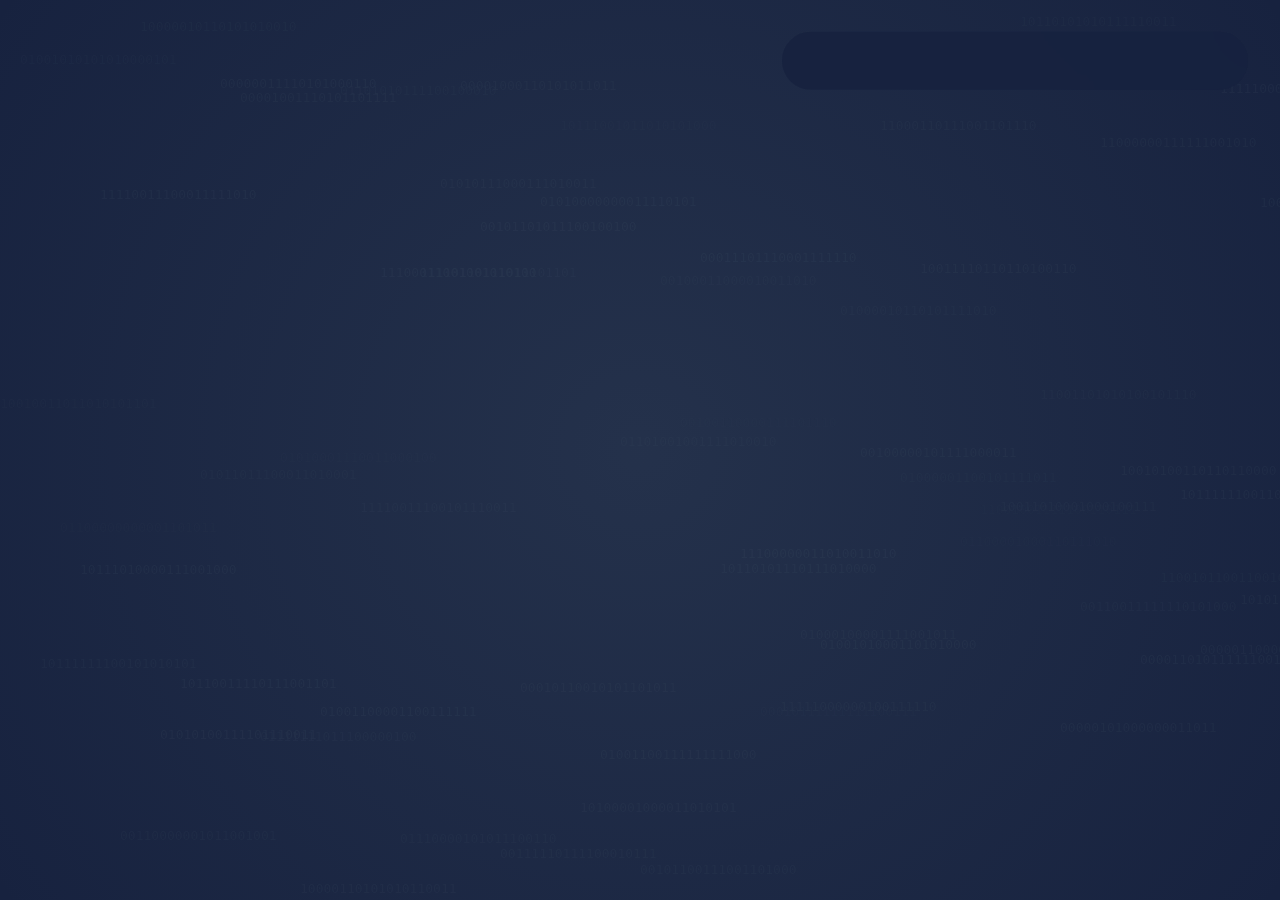
<file: index.html>
<html>
  <head>
    <meta charset="UTF-8" />
    <meta name="viewport" content="width=device-width, initial-scale=1.0" />
    <title>Khalid Hussein | Software Engineer</title>
    <link
      rel="apple-touch-icon"
      sizes="180x180"
      href="/web/static/icons/apple-touch-icon.png"
    />
    <link
      rel="icon"
      type="image/png"
      sizes="32x32"
      href="/web/static/icons/favicon-32x32.png"
    />
    <link
      rel="icon"
      type="image/png"
      sizes="16x16"
      href="/web/static/icons/favicon-16x16.png"
    />
    <link rel="manifest" href="/web/static/icons/site.webmanifest" />
    <style>
      :root {
        --bg-color: #17223f;
        --text-color: #e5dfc7;
        --accent-color: #6f8890;
        --secondary-accent: #4b6474;
        --neutral-color: #758b93;
        --dark-accent: #1f3a4b;
      }

      * {
        margin: 0;
        padding: 0;
        box-sizing: border-box;
      }

      body {
        font-family: "Roboto", sans-serif;
        background-color: var(--bg-color);
        color: var(--text-color);
        line-height: 1.6;
        overflow-x: hidden;
      }

      .container {
        max-width: 1200px;
        margin: 0 auto;
        padding: 40px 20px;
      }

      .hero {
        height: 100vh;
        display: flex;
        align-items: center;
        justify-content: center;
        position: relative;
        overflow: hidden;
        perspective: 1000px;
      }

      .hero-content {
        text-align: center;
        z-index: 2;
        transform-style: preserve-3d;
        animation: float 6s ease-in-out infinite;
      }

      .hero h1 {
        font-size: 4rem;
        margin-bottom: 1rem;
        background: linear-gradient(
          45deg,
          var(--text-color),
          var(--accent-color)
        );
        -webkit-background-clip: text;
        -webkit-text-fill-color: transparent;
        opacity: 0;
        animation: fadeIn 1s forwards 0.5s;
      }

      @keyframes fadeIn {
        to {
          opacity: 1;
        }
      }

      .hero-subtitle {
        font-size: 1.5rem;
        color: var(--neutral-color);
        margin-bottom: 2rem;
        font-style: italic;
        opacity: 0;
        animation: fadeIn 1s forwards 1s;
      }

      .projects-section {
        padding: 100px 0;
        background-color: var(--dark-accent);
      }

      .projects-grid {
        display: grid;
        grid-template-columns: repeat(auto-fit, minmax(300px, 1fr));
        gap: 2rem;
        margin-top: 3rem;
      }

      .code-background {
        position: absolute;
        top: 0;
        left: 0;
        width: 100%;
        height: 100%;
        opacity: 0.1;
        font-family: monospace;
        overflow: hidden;
        z-index: 1;
      }

      .nav-menu {
        position: fixed;
        top: 2rem;
        right: 2rem;
        z-index: 100;
        background: rgba(23, 34, 63, 0.9);
        padding: 1rem 2rem;
        border-radius: 50px;
        backdrop-filter: blur(10px);
        transform-style: preserve-3d;
        transition: transform 0.6s cubic-bezier(0.4, 0, 0.2, 1);
      }

      .nav-menu a {
        color: var(--text-color);
        text-decoration: none;
        margin-left: 2rem;
        transition: color 0.3s ease;
        font-weight: 500;
        position: relative;
        opacity: 0;
        animation: fadeIn 1s forwards 1.5s;
      }

      .nav-menu a::after {
        content: "";
        position: absolute;
        bottom: -5px;
        left: 0;
        width: 0;
        height: 2px;
        background: var(--accent-color);
        transition: width 0.3s cubic-bezier(0.4, 0, 0.2, 1);
      }

      .nav-menu a:hover::after {
        width: 100%;
      }

      .nav-menu a:hover {
        color: var(--accent-color);
      }

      .button-container {
        display: flex;
        gap: 1rem;
        justify-content: center;
        margin-top: 2rem;
      }

      .button {
        padding: 0.8rem 2rem;
        border-radius: 50px;
        text-decoration: none;
        font-weight: 500;
        position: relative;
        overflow: hidden;
        transition: all 0.3s ease;
        background: var(--accent-color);
        color: var(--bg-color);
        opacity: 0;
        animation: fadeIn 1s forwards 2s;
      }

      .button::before {
        content: "";
        position: absolute;
        top: 0;
        left: -100%;
        width: 100%;
        height: 100%;
        background: linear-gradient(
          120deg,
          transparent,
          rgba(255, 255, 255, 0.2),
          transparent
        );
        transition: 0.5s;
      }

      .button:hover::before {
        left: 100%;
      }

      @keyframes float {
        0%,
        100% {
          transform: translateY(0);
        }
        50% {
          transform: translateY(-20px);
        }
      }

      @media (max-width: 768px) {
        .hero h1 {
          font-size: 2.5rem;
        }

        .hero-subtitle {
          font-size: 1.2rem;
        }

        .nav-menu {
          padding: 0.8rem;
        }

        .nav-menu a {
          margin-left: 1rem;
          font-size: 0.9rem;
        }
      }

      /* Custom Background Animation */
      @keyframes c4dAnimation {
        0% {
          transform: translate(0, 0) scale(1);
        }
        50% {
          transform: translate(30px, -20px) scale(1.05);
        }
        100% {
          transform: translate(0, 0) scale(1);
        }
      }

      .animated-background {
        position: absolute;
        top: 0;
        left: 0;
        width: 100%;
        height: 100%;
        animation: c4dAnimation 15s ease-in-out infinite;
        background: radial-gradient(
          circle,
          rgba(111, 136, 144, 0.5),
          transparent
        );
        opacity: 0.3;
        z-index: 0;
      }
    </style>
    <link
      rel="stylesheet"
      href="https://cdnjs.cloudflare.com/ajax/libs/font-awesome/6.1.1/css/all.min.css"
    />
  </head>
  <body>
    <nav class="nav-menu">
      <a href="./web/templates/about.page.html">About</a>
      <a href="./web/templates/projects.page.html">Projects</a>
      <a href="./web/templates/blog.page.html">Blog</a>
      <a href="./web/templates/skills.page.html">Skills</a>
      <a href="./web/templates/contact.page.html">Contact</a>
    </nav>

    <section class="hero">
      <div class="animated-background"></div>
      <div class="code-background"></div>
      <div class="hero-content">
        <h1>Khalid Hussein</h1>
        <p class="hero-subtitle">Software Engineer</p>
        <div class="button-container">
          <a
            href="./web/templates/about.page.html"
            class="button button-primary"
            >Learn More</a
          >
          <a
            href="./web/templates/contact.page.html"
            class="button button-secondary"
            >Get in Touch</a
          >
        </div>
      </div>
    </section>

    <script src="https://cdnjs.cloudflare.com/ajax/libs/gsap/3.9.1/gsap.min.js"></script>
    <script>
      const codeChars = "01";
      const codeBackground = document.querySelector(".code-background");

      function generateCodeRain() {
        const columns = Math.floor(window.innerWidth / 20);
        for (let i = 0; i < columns; i++) {
          const column = document.createElement("div");
          column.style.position = "absolute";
          column.style.left = i * 20 + "px";
          column.style.top = Math.random() * 100 + "%";
          column.style.color = "var(--accent-color)";
          codeBackground.appendChild(column);

          animateColumn(column);
        }
      }

      function animateColumn(column) {
        let text = "";
        for (let i = 0; i < 20; i++) {
          text += codeChars[Math.floor(Math.random() * codeChars.length)];
        }
        column.textContent = text;

        gsap.to(column, {
          duration: Math.random() * 2 + 1,
          y: "+=100%",
          ease: "none",
          repeat: -1,
          opacity: 0,
          onRepeat: () => {
            column.style.top = "-100%";
            column.style.opacity = 1;
          },
        });
      }

      generateCodeRain();

      gsap.from(".hero-content", {
        duration: 1.5,
        y: 50,
        opacity: 0,
        ease: "power3.out",
      });

      gsap.from(".nav-menu", {
        duration: 1,
        y: -50,
        opacity: 0,
        ease: "power2.out",
      });

      // Smooth Nav Menu Hover Effect
      const navLinks = document.querySelectorAll(".nav-menu a");
      navLinks.forEach((link) => {
        link.addEventListener("mouseenter", (e) => {
          gsap.to(e.target, {
            duration: 0.3,
            y: -3,
            scale: 1.1,
            ease: "power2.out",
          });
        });

        link.addEventListener("mouseleave", (e) => {
          gsap.to(e.target, {
            duration: 0.3,
            y: 0,
            scale: 1,
            ease: "power2.in",
          });
        });
      });

      // Smooth Page Transitions
      const links = document.querySelectorAll("a");
      links.forEach((link) => {
        link.addEventListener("click", (e) => {
          e.preventDefault();
          const href = link.getAttribute("href");

          gsap.to(".container", {
            duration: 0.5,
            opacity: 0,
            y: -50,
            ease: "power2.inOut",
            onComplete: () => {
              window.location.href = href;
            },
          });
        });
      });
    </script>
  </body>
</html>
</file>
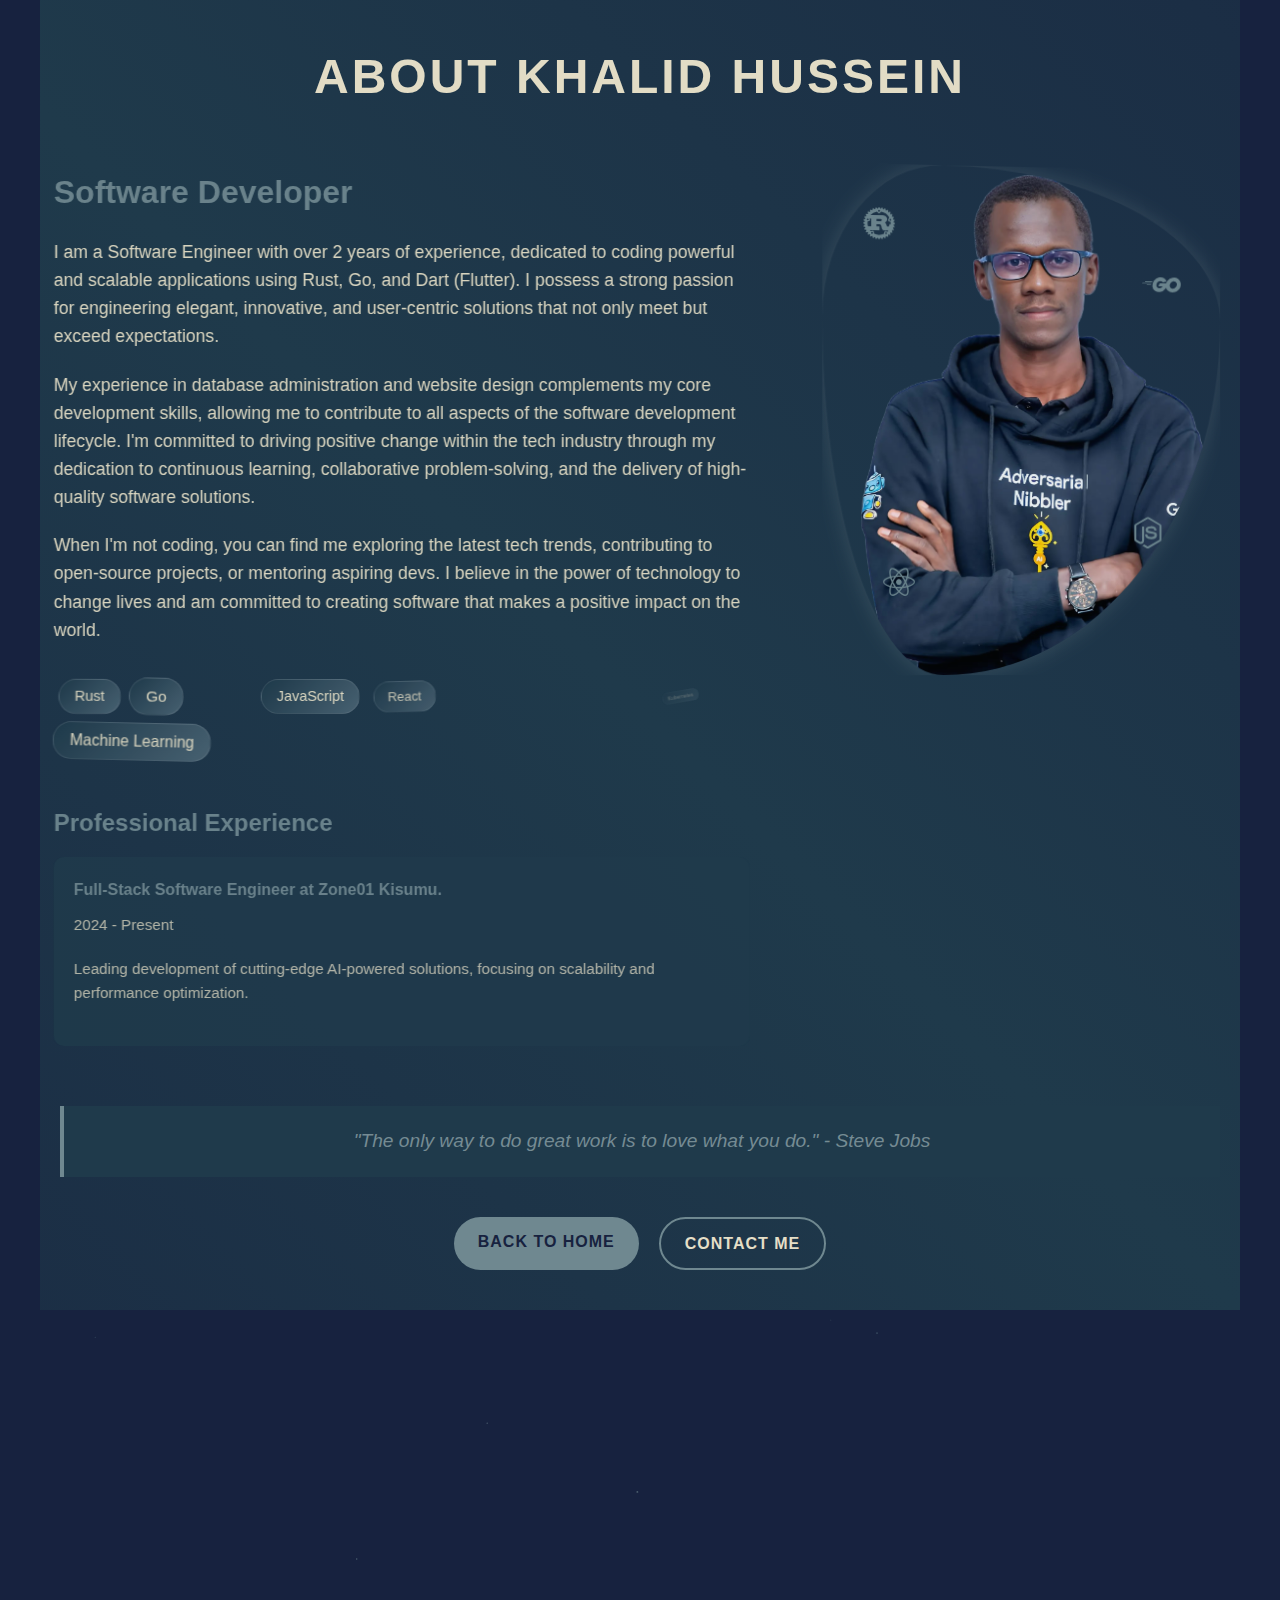
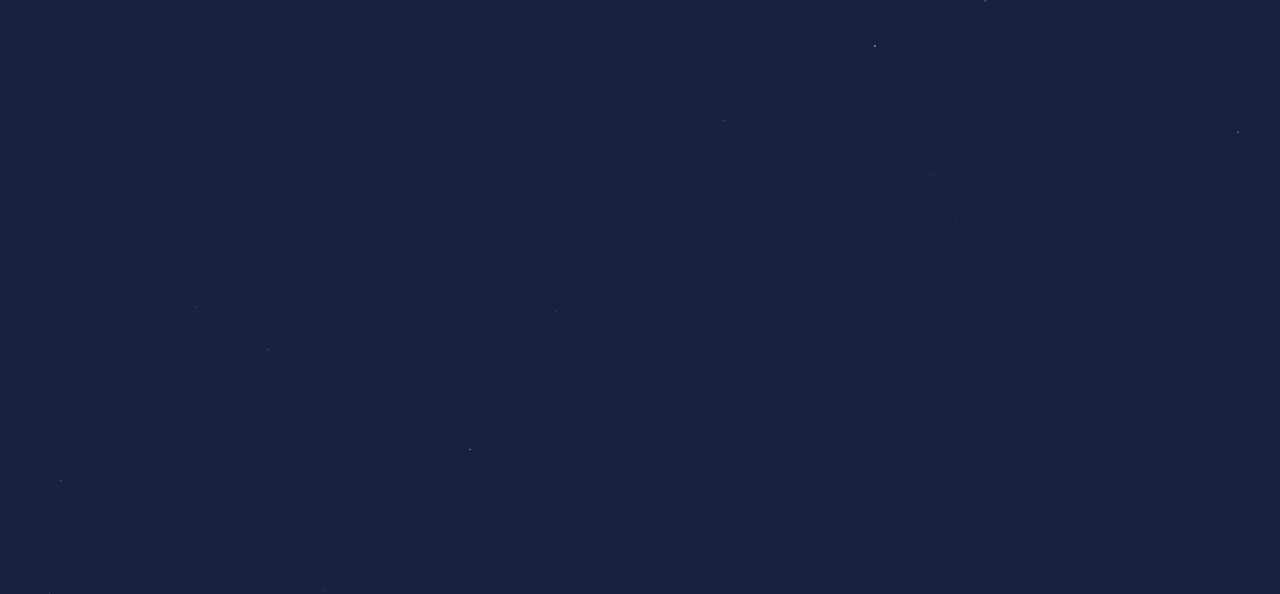
<file: web/templates/about.page.html>
<html>
  <head>
    <meta charset="UTF-8" />
    <meta name="viewport" content="width=device-width, initial-scale=1.0" />
    <title>About Kherld</title>
    <link rel="stylesheet" href="../static/css/about.css" />
    <link
      rel="apple-touch-icon"
      sizes="180x180"
      href="../static/icons/apple-touch-icon.png"
    />
    <link
      rel="icon"
      type="image/png"
      sizes="32x32"
      href="../static/icons/favicon-32x32.png"
    />
    <link
      rel="icon"
      type="image/png"
      sizes="16x16"
      href="../static/icons/favicon-16x16.png"
    />
    <link rel="manifest" href="../static/icons/site.webmanifest" />
    <link
      rel="stylesheet"
      href="https://cdnjs.cloudflare.com/ajax/libs/font-awesome/6.1.1/css/all.min.css"
    />
  </head>
  <body>
    <div class="container">
      <header>
        <h1>About Khalid Hussein</h1>
      </header>
      <div class="about-content">
        <div class="about-text">
          <h2>Software Developer</h2>
          <p>
            I am a Software Engineer with over 2 years of experience, dedicated
            to coding powerful and scalable applications using Rust, Go, and
            Dart (Flutter). I possess a strong passion for engineering elegant,
            innovative, and user-centric solutions that not only meet but exceed
            expectations.
          </p>
          <p>
            My experience in database administration and website design
            complements my core development skills, allowing me to contribute to
            all aspects of the software development lifecycle. I'm committed to
            driving positive change within the tech industry through my
            dedication to continuous learning, collaborative problem-solving,
            and the delivery of high-quality software solutions.
          </p>
          <p>
            When I'm not coding, you can find me exploring the latest tech
            trends, contributing to open-source projects, or mentoring aspiring
            devs. I believe in the power of technology to change lives and am
            committed to creating software that makes a positive impact on the
            world.
          </p>
          <div class="skills">
            <span class="skill-tag">Rust</span>
            <span class="skill-tag">Go</span>
            <span class="skill-tag">Dart</span>
            <span class="skill-tag">JavaScript</span>
            <span class="skill-tag">React</span>
            <span class="skill-tag">Node.js</span>
            <span class="skill-tag">Docker</span>
            <span class="skill-tag">Kubernetes</span>
            <span class="skill-tag">Machine Learning</span>
            <span class="skill-tag">Blockchain</span>
          </div>
          <div class="experience">
            <h3>Professional Experience</h3>
            <div class="company">
              <h4>Full-Stack Software Engineer at Zone01 Kisumu.</h4>
              <p>2024 - Present</p>
              <p>
                Leading development of cutting-edge AI-powered solutions,
                focusing on scalability and performance optimization.
              </p>
            </div>
            <!-- <div class="company">
              <h4>Full Stack Developer at InnovateSoft</h4>
              <p>2018 - 2021</p>
              <p>
                Developed and maintained large-scale web applications using
                React, Node.js, and GraphQL.
              </p>
            </div>
            <div class="company">
              <h4>Software Engineer at StartupX</h4>
              <p>2015 - 2018</p>
              <p>
                Worked on mobile app development using Flutter and contributed
                to backend services in Go.
              </p>
            </div> -->
          </div>
        </div>
        <div class="about-image">
          <div class="profile-img-container">
            <img
              src="../static/img/k_nerd.png"
              alt="Kherld Hussein profile picture"
              class="profile-img"
              width="400"
              height="500"
            />
          </div>
          <i class="fab fa-rust tech-icon" style="top: 10%; left: 10%"></i>
          <i class="fab fa-golang tech-icon" style="top: 20%; right: 10%"></i>
          <i class="fab fa-react tech-icon" style="bottom: 15%; left: 15%"></i>
          <i
            class="fab fa-node-js tech-icon"
            style="bottom: 25%; right: 15%"
          ></i>
        </div>
      </div>
      <div class="quote">
        "The only way to do great work is to love what you do." - Steve Jobs
      </div>
      <div class="button-container">
        <a href="/" class="button button-primary">Back to Home</a>
        <a href="/contact" class="button button-secondary"
          >Contact Me</a
        >
      </div>
    </div>

    <script src="https://cdnjs.cloudflare.com/ajax/libs/gsap/3.9.1/gsap.min.js"></script>
    <script src="../static/js/about.js"></script>
  </body>
</html>
</file>
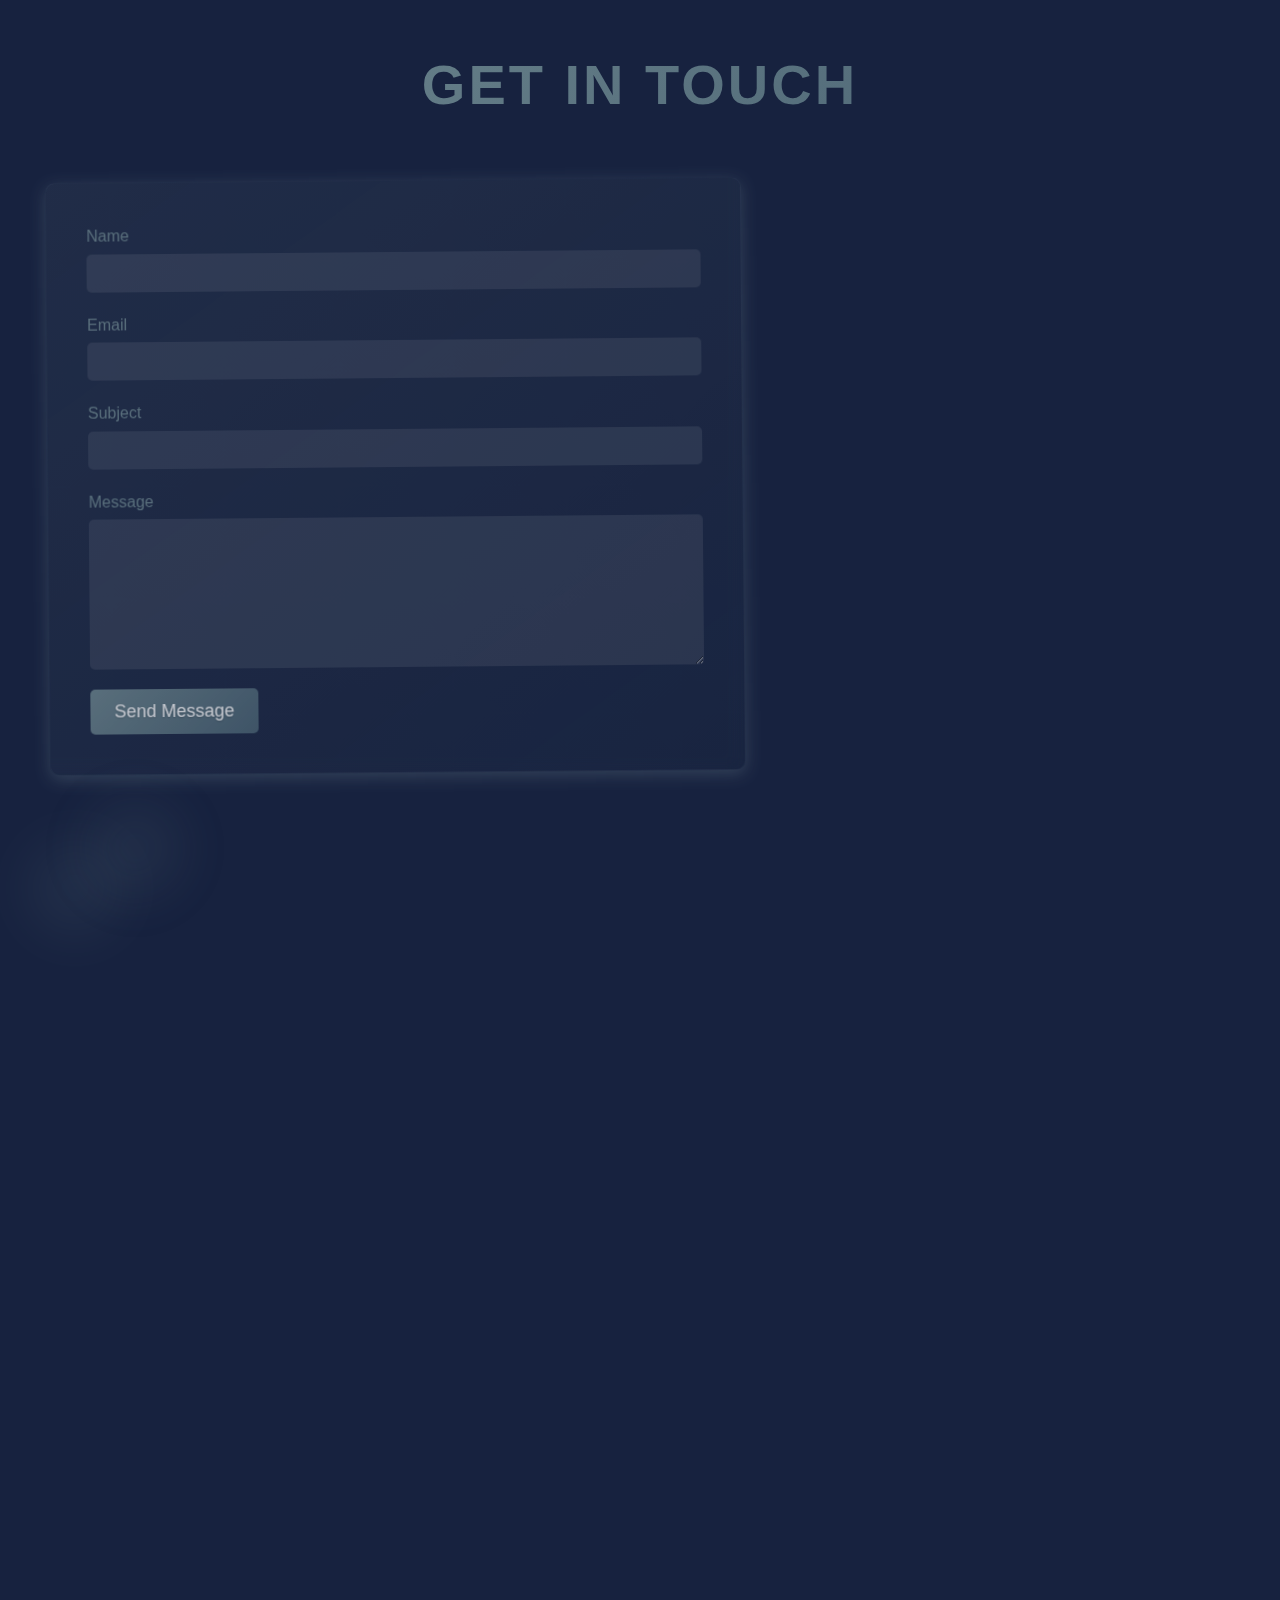
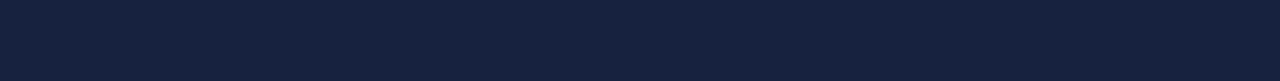
<file: web/templates/contact.page.html>
<html>
  <head>
    <meta charset="UTF-8" />
    <meta name="viewport" content="width=device-width, initial-scale=1.0" />
    <title>Contact Us | Khalid Hussein</title>
    <link rel="stylesheet" href="../static/css/contact.css" />
    <link
      rel="apple-touch-icon"
      sizes="180x180"
      href="../static/icons/apple-touch-icon.png"
    />
    <link
      rel="icon"
      type="image/png"
      sizes="32x32"
      href="../static/icons/favicon-32x32.png"
    />
    <link
      rel="icon"
      type="image/png"
      sizes="16x16"
      href="../static/icons/favicon-16x16.png"
    />
    <link rel="manifest" href="../static/icons/site.webmanifest" />
    <link
      rel="stylesheet"
      href="https://cdnjs.cloudflare.com/ajax/libs/font-awesome/6.1.1/css/all.min.css"
    />
  </head>
  <body>
    <div class="container">
      <header>
        <h1>Get in Touch</h1>
      </header>
      <div class="contact-wrapper">
        <div class="contact-form">
          <form
            action="https://api.web3forms.com/submit"
            method="POST"
            id="contact-form"
          >
            <input
              type="hidden"
              name="access_key"
              value="3c590354-fcd0-44c6-84af-c0ebef1dd3c5"
            />
            <div class="form-group">
              <label for="name">Name</label>
              <input type="text" id="name" name="name" required />
            </div>
            <div class="form-group">
              <label for="email">Email</label>
              <input type="email" id="email" name="email" required />
            </div>
            <div class="form-group">
              <label for="subject">Subject</label>
              <input type="text" id="subject" name="subject" required />
            </div>
            <div class="form-group">
              <label for="message">Message</label>
              <textarea id="message" name="message" required></textarea>
            </div>
            <button type="submit">Send Message</button>
          </form>
        </div>
        <div class="contact-info">
          <div class="contact-method">
            <i class="fas fa-envelope contact-icon"></i>
            <p>kherld.hussein@gmail.com</p>
          </div>
          <div class="contact-method">
            <i class="fas fa-phone-alt contact-icon"></i>
            <p>+254 (792) 28-1871</p>
          </div>
          <div class="contact-method">
            <i class="fas fa-map-marker-alt contact-icon"></i>
            <p>Kisumu, Kenya</p>
          </div>
          <div class="social-links">
            <a
              href="https://github.com/kh3rld"
              class="social-link"
              target="_blank"
              ><i class="fab fa-github"></i
            ></a>
            <a
              href="https://linkedin.com/in/kherldhussein"
              class="social-link"
              target="_blank"
              ><i class="fab fa-linkedin"></i
            ></a>
            <a href="https://x.com/kh3rld" class="social-link" target="_blank"
              ><i class="fab fa-twitter"></i
            ></a>
          </div>
        </div>
      </div>
      <div class="glow"></div>
    </div>

    <script src="https://cdnjs.cloudflare.com/ajax/libs/gsap/3.9.1/gsap.min.js"></script>
    <script src="../static/js/contact.js"></script>
  </body>
</html>
</file>
<file: web/static/css/about.css>
:root {
  --bg-color: #17223f;
  --text-color: #e5dfc7;
  --accent-color: #6f8890;
  --secondary-accent: #4b6474;
  --neutral-color: #758b93;
  --dark-accent: #1f3a4b;
}

* {
  margin: 0;
  padding: 0;
  box-sizing: border-box;
}

body {
  font-family: "Roboto", sans-serif;
  background-color: var(--bg-color);
  color: var(--text-color);
  line-height: 1.6;
  overflow-x: hidden;
}

.container {
  position: relative;
  max-width: 1200px;
  margin: 0 auto;
  padding: 40px 20px;
  background: linear-gradient(
    45deg,
    var(--bg-color),
    var(--dark-accent),
    var(--bg-color)
  );
  background-size: 200% 200%;
  animation: morphGradient 15s ease infinite;
}

@keyframes morphGradient {
  0% {
    background-position: 0% 50%;
  }
  50% {
    background-position: 100% 50%;
  }
  100% {
    background-position: 0% 50%;
  }
}

header {
  text-align: center;
  margin-bottom: 50px;
}

h1 {
  font-size: 3rem;
  color: var(--text-color);
  margin-bottom: 20px;
  text-transform: uppercase;
  letter-spacing: 3px;
}

.about-content {
  display: flex;
  justify-content: space-between;
  align-items: flex-start;
  flex-wrap: wrap;
  perspective: 1000px;
}

.about-text {
  flex-basis: 60%;
}

.about-image {
  flex-basis: 35%;
  position: relative;
}

.profile-img-container {
  position: relative;
  width: 100%;
  padding-bottom: 125%; /* 4:5 aspect ratio */
  overflow: hidden;
}

.profile-img {
  position: absolute;
  width: 100%;
  height: 100%;
  object-fit: cover;
  border-radius: 30% 70% 70% 30% / 30% 30% 70% 70%;
  box-shadow: 0 0 20px rgba(111, 136, 144, 0.3);
  transition: all 0.5s ease-in-out;
}

h2 {
  font-size: 2rem;
  color: var(--accent-color);
  margin-bottom: 20px;
}

p {
  margin-bottom: 20px;
  font-size: 1.1rem;
}

.skills {
  display: flex;
  flex-wrap: wrap;
  margin-top: 30px;
}

.skill-tag {
  background: linear-gradient(
    135deg,
    var(--dark-accent),
    var(--secondary-accent)
  );
  backdrop-filter: blur(5px);
  border: 1px solid rgba(255, 255, 255, 0.1);
  color: var(--text-color);
  padding: 5px 15px;
  border-radius: 20px;
  margin: 5px;
  font-size: 0.9rem;
  transition: all 0.3s ease;
}

.skill-tag:hover {
  transform: translateY(-3px);
}

.quote {
  font-style: italic;
  font-size: 1.2rem;
  color: var(--neutral-color);
  text-align: center;
  margin: 40px 0;
  padding: 20px;
  border-left: 4px solid var(--accent-color);
  background-color: var(--dark-accent);
}

.button-container {
  display: flex;
  justify-content: center;
  margin-top: 40px;
  gap: 20px;
}

.button {
  padding: 12px 24px;
  font-size: 1rem;
  text-transform: uppercase;
  letter-spacing: 1px;
  font-weight: bold;
  text-decoration: none;
  border-radius: 50px;
  transition: all 0.3s ease;
  position: relative;
  overflow: hidden;
}

.button::before {
  content: "";
  position: absolute;
  top: 0;
  left: 0;
  width: 100%;
  height: 100%;
  background: linear-gradient(
    45deg,
    var(--accent-color),
    var(--secondary-accent)
  );
  opacity: 0;
  transition: opacity 0.3s ease;
  z-index: -1;
}

.button:hover::before {
  opacity: 1;
}

.button-primary {
  background-color: var(--accent-color);
  color: var(--bg-color);
}

.button-secondary {
  color: var(--text-color);
  border: 2px solid var(--accent-color);
}

.button:hover {
  transform: translateY(-3px);
  box-shadow: 0 5px 15px rgba(0, 255, 153, 0.3);
  color: var(--bg-color);
}

.experience {
  margin-top: 40px;
}

.experience h3 {
  font-size: 1.5rem;
  color: var(--accent-color);
  margin-bottom: 15px;
}

.company {
  transform-style: preserve-3d;
  transition: transform 0.6s cubic-bezier(0.4, 0, 0.2, 1);
  background-color: var(--dark-accent);
  padding: 20px;
  border-radius: 10px;
  margin-bottom: 20px;
  transition: all 0.3s ease;
}

.company:hover {
  transform: translateY(-5px);
  box-shadow: 0 5px 15px rgba(0, 255, 153, 0.2);
}

.company h4 {
  color: var(--accent-color);
  margin-bottom: 10px;
}

.company p {
  font-size: 0.95rem;
  opacity: 0.8;
}

@media (max-width: 768px) {
  .about-content {
    flex-direction: column;
  }
  .about-text,
  .about-image {
    flex-basis: 100%;
  }
  .about-image {
    margin-top: 30px;
  }
  .button-container {
    flex-direction: column;
    align-items: center;
  }
}

.particle {
  position: absolute;
  border-radius: 50%;
}

@keyframes float {
  0% {
    transform: translateY(0px);
  }
  50% {
    transform: translateY(-20px);
  }
  100% {
    transform: translateY(0px);
  }
}

.tech-icon {
  position: absolute;
  font-size: 2rem;
  color: var(--accent-color);
  animation: float 3s ease-in-out infinite;
}
</file>
<file: web/static/css/contact.css>
:root {
  --bg-color: #17223f;
  --text-color: #e5dfc7;
  --accent-color: #6f8890;
  --secondary-accent: #4b6474;
  --gradient-start: #758b9320;
  --gradient-end: #1f3a4b10;
}

* {
  margin: 0;
  padding: 0;
  box-sizing: border-box;
}

body {
  font-family: "Roboto", sans-serif;
  background-color: var(--bg-color);
  color: var(--text-color);
  line-height: 1.6;
  overflow-x: hidden;
}

.container {
  max-width: 1200px;
  margin: 0 auto;
  padding: 40px 20px;
  position: relative;
  z-index: 1;
}

header {
  text-align: center;
  margin-bottom: 50px;
}

h1 {
  font-size: 3.5rem;
  background: linear-gradient(
    135deg,
    var(--accent-color),
    var(--secondary-accent)
  );
  -webkit-background-clip: text;
  background-clip: text;
  color: transparent;
  margin-bottom: 20px;
  text-transform: uppercase;
  letter-spacing: 3px;
  position: relative;
  animation: smoothEntrance 1s ease-in-out forwards;
}

@keyframes smoothEntrance {
  0% {
    transform: translateY(-50px);
    opacity: 0;
  }
  100% {
    transform: translateY(0);
    opacity: 1;
  }
}

.contact-wrapper {
  display: flex;
  justify-content: space-between;
  flex-wrap: wrap;
}

.contact-form {
  flex-basis: 60%;
  background: linear-gradient(
    145deg,
    var(--gradient-start),
    var(--gradient-end)
  );
  backdrop-filter: blur(10px);
  border: 1px solid rgba(110, 132, 144, 0.1);
  padding: 40px;
  border-radius: 10px;
  box-shadow: 0 4px 15px rgba(110, 132, 144, 0.4);
  animation: fadeIn 1s ease-in-out forwards;
}

@keyframes fadeIn {
  0% {
    transform: translateY(20px);
    opacity: 0;
  }
  100% {
    transform: translateY(0);
    opacity: 1;
  }
}

.contact-info {
  flex-basis: 35%;
  animation: fadeIn 1s ease-in-out forwards;
  animation-delay: 0.2s;
}

.form-group {
  margin-bottom: 20px;
}

label {
  display: block;
  margin-bottom: 5px;
  color: var(--accent-color);
  transition: color 0.3s ease;
}

input,
textarea {
  width: 100%;
  padding: 10px;
  background-color: rgba(255, 255, 255, 0.1);
  border: none;
  border-radius: 5px;
  color: var(--text-color);
  font-size: 16px;
  transition: border 0.3s ease;
}

textarea {
  height: 150px;
  resize: vertical;
}

button {
  background: linear-gradient(
    135deg,
    var(--accent-color),
    var(--secondary-accent)
  );
  color: white;
  text-shadow: 0 1px 2px rgba(0, 0, 0, 0.2);
  border: none;
  padding: 12px 24px;
  font-size: 18px;
  border-radius: 5px;
  cursor: pointer;
  transition: transform 0.3s ease, box-shadow 0.3s ease;
  animation: smoothEntrance 1s ease-in-out forwards;
  animation-delay: 0.4s;
}

button:hover {
  transform: translateY(-3px);
  box-shadow: 0 4px 15px rgba(110, 132, 144, 0.4);
}

.contact-method {
  display: flex;
  align-items: center;
  margin-bottom: 30px;
  opacity: 0;
  animation: fadeIn 1s ease-in-out forwards;
  animation-delay: 0.6s;
}

.contact-icon {
  background: linear-gradient(
    135deg,
    var(--accent-color),
    var(--secondary-accent)
  );
  -webkit-background-clip: text;
  background-clip: text;
  color: transparent;
  font-size: 24px;
  margin-right: 15px;
}

.social-links {
  display: flex;
  justify-content: flex-start;
  margin-top: 30px;
}

.social-link {
  display: inline-block;
  margin-right: 15px;
  font-size: 24px;
  color: var(--text-color);
  transition: color 0.3s ease;
}

.social-link:hover {
  color: var(--accent-color);
  transform: scale(1.1);
}

@media (max-width: 768px) {
  .contact-wrapper {
    flex-direction: column;
  }
  .contact-form,
  .contact-info {
    flex-basis: 100%;
  }
  .contact-info {
    margin-top: 40px;
  }
}

.particle {
  position: absolute;
  border-radius: 50%;
}

.glow {
  position: absolute;
  width: 150px;
  height: 150px;
  background: radial-gradient(circle, var(--accent-color) 0%, transparent 70%);
  filter: blur(20px);
  opacity: 0.15;
  pointer-events: none;
}

@keyframes float {
  0% {
    transform: translateY(0px);
  }
  50% {
    transform: translateY(-20px);
  }
  100% {
    transform: translateY(0px);
  }
}
</file>
